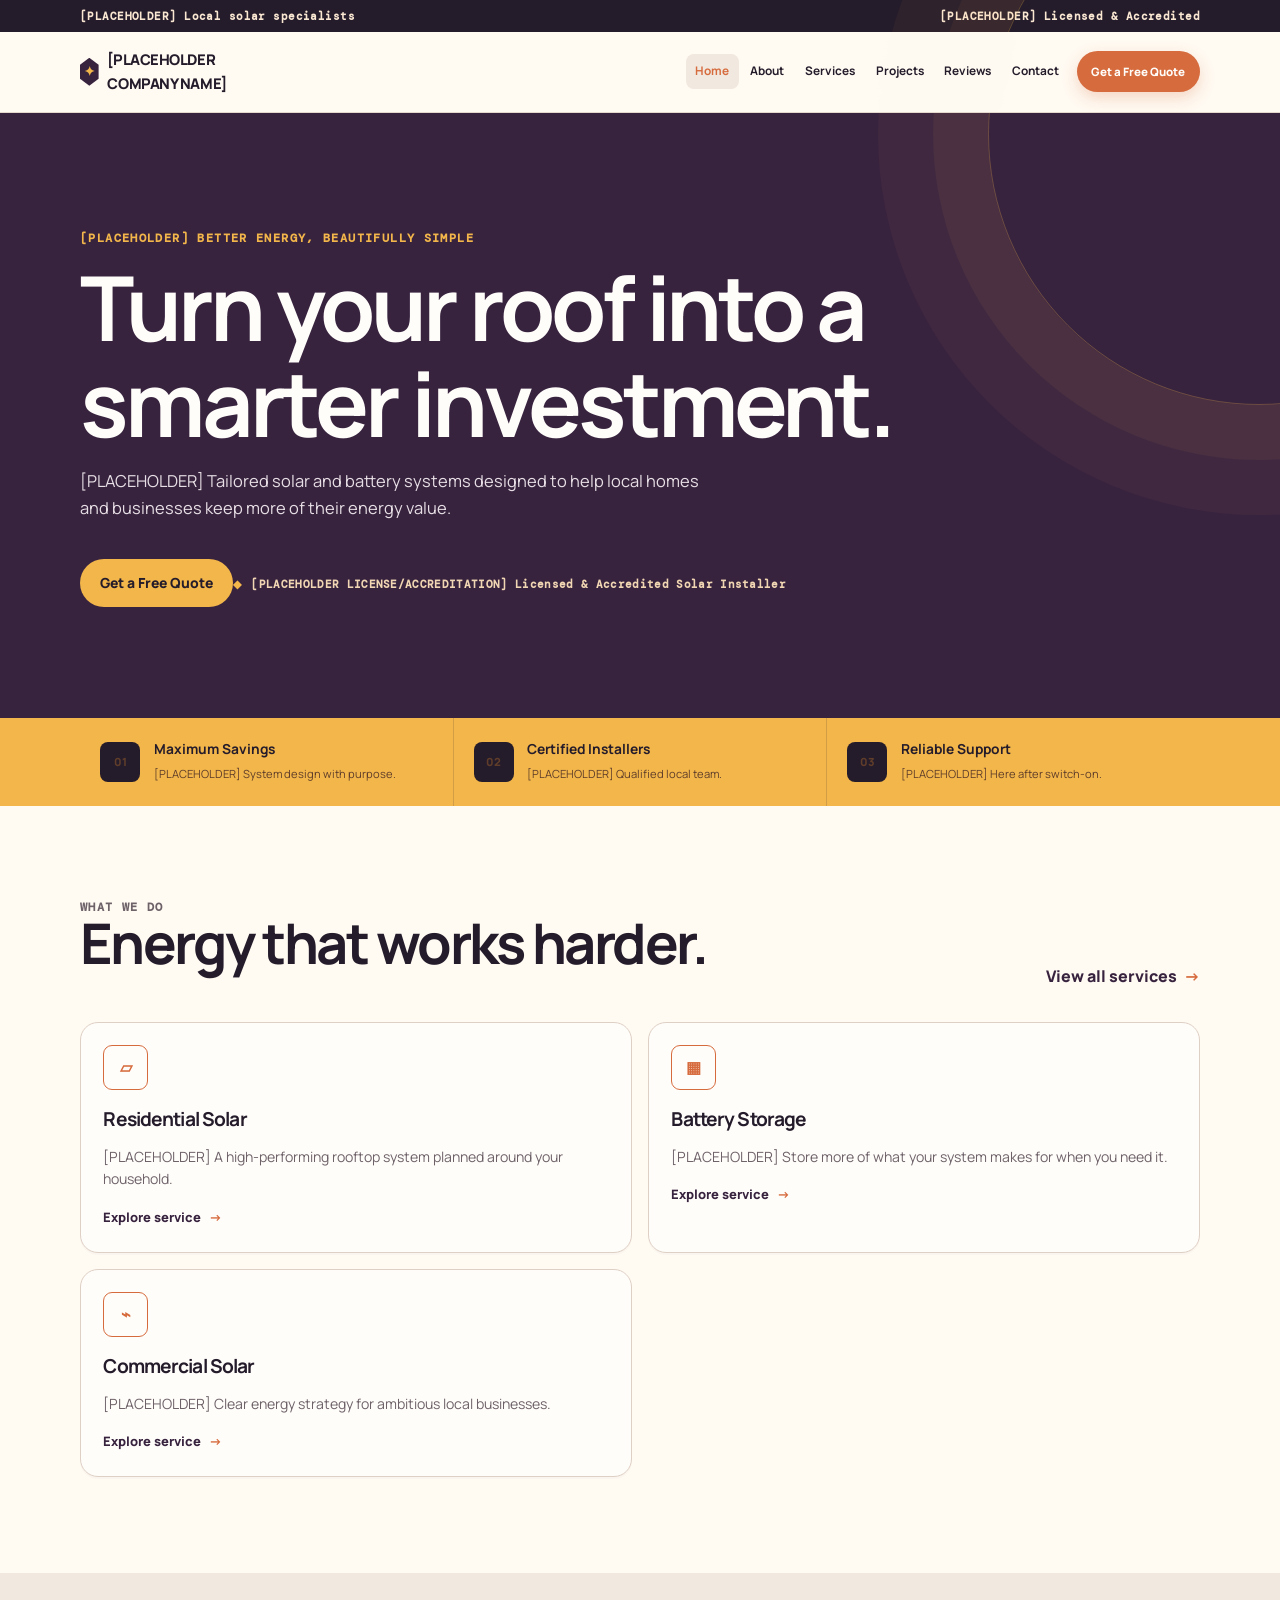
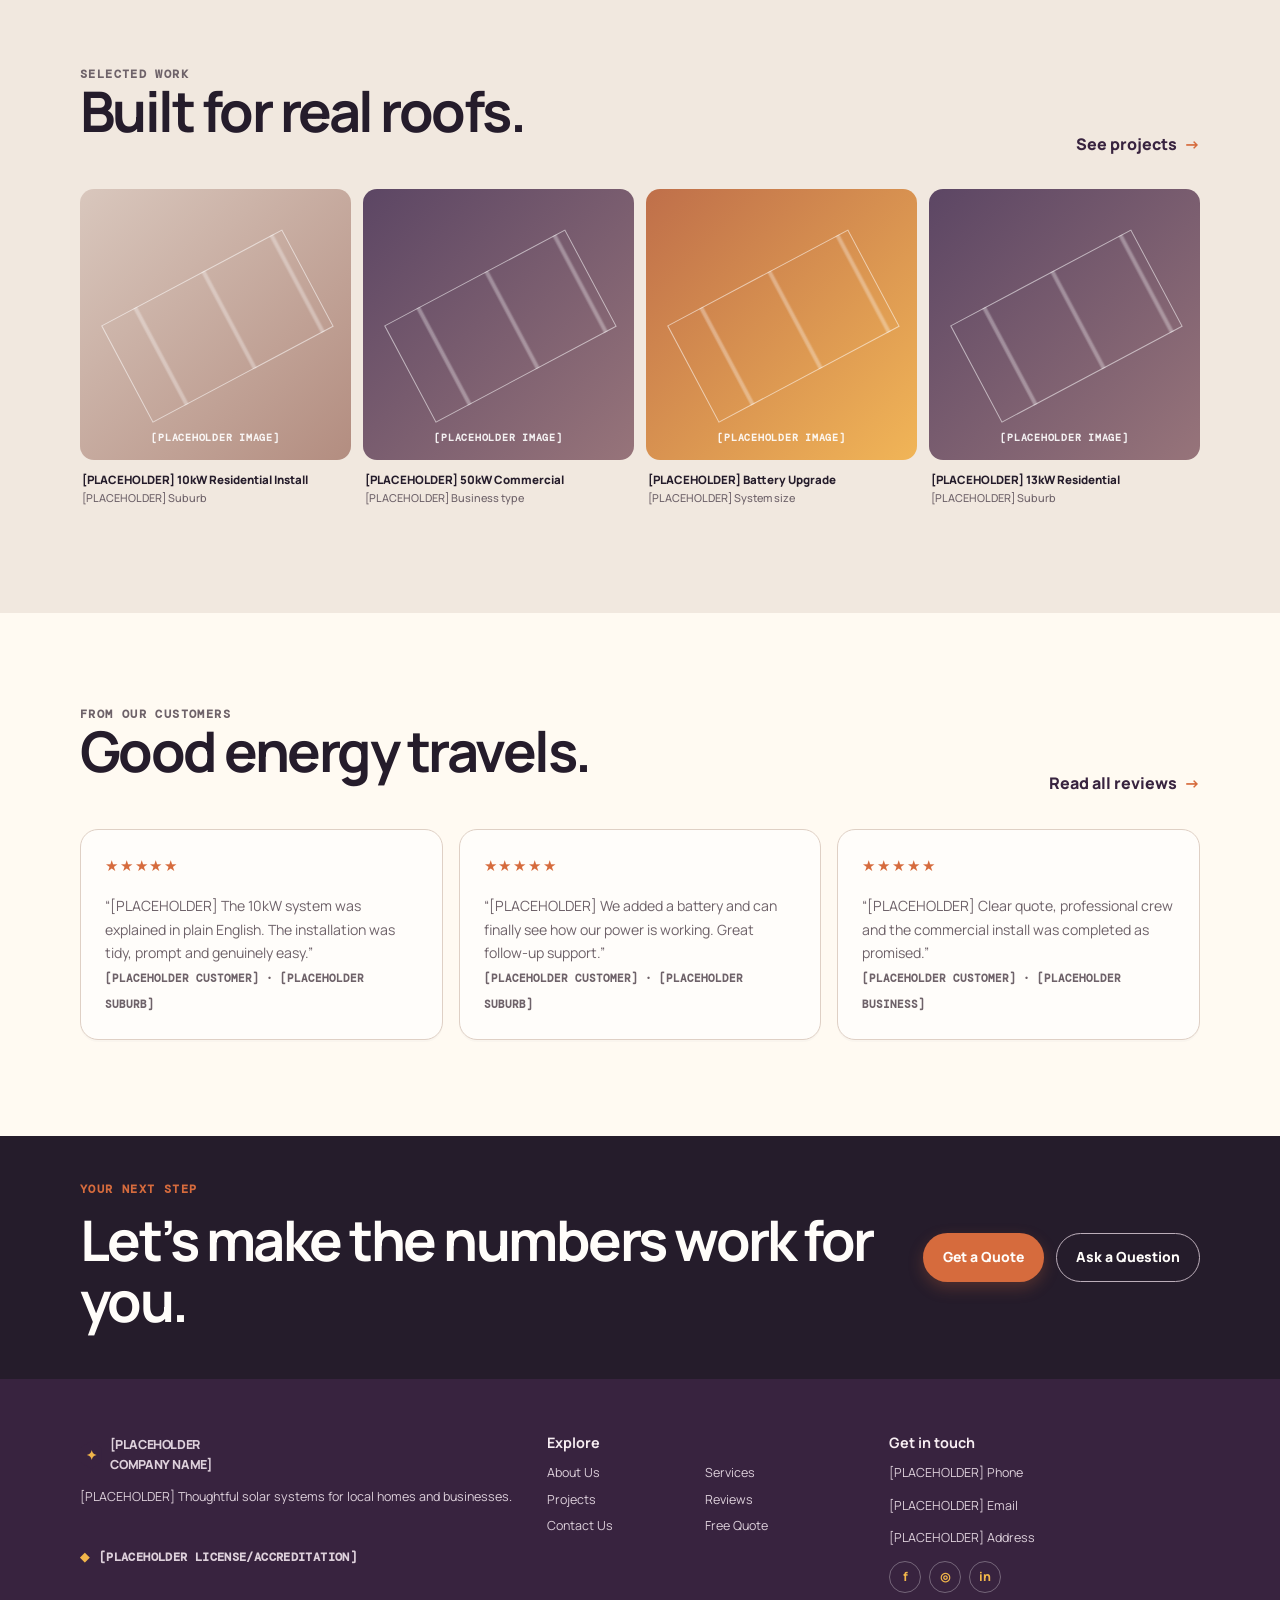
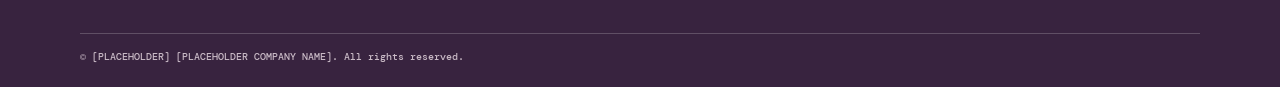
<file: index.html>
<!doctype html><html lang="en"><head><meta charset="utf-8"><meta name="viewport" content="width=device-width,initial-scale=1"><meta name="description" content="[PLACEHOLDER COMPANY NAME] solar solutions"><title>[PLACEHOLDER COMPANY NAME] | Solar made clear</title><link rel="stylesheet" href="css/styles.css"></head><body><div class="site-shell">
<div class="topline"><div class="container"><span>[PLACEHOLDER] Local solar specialists</span><span>[PLACEHOLDER] Licensed &amp; Accredited</span></div></div><header class="header"><div class="container header-row"><a class="logo" href="index.html"><span class="logo-mark">✦</span>[PLACEHOLDER COMPANY NAME]</a><button class="nav-toggle" aria-label="Open navigation" aria-expanded="false">MENU</button><nav class="nav" aria-label="Main navigation"><a class="active" href="index.html">Home</a><a href="about.html">About</a><a href="services.html">Services</a><a href="projects.html">Projects</a><a href="reviews.html">Reviews</a><a href="contact.html">Contact</a><a class="btn btn-primary" href="contact.html">Get a Free Quote</a></nav></div></header>
<main><section class="hero"><div class="container"><p class="eyebrow">[PLACEHOLDER] Better energy, beautifully simple</p><h1>Turn your roof into a smarter investment.</h1><p class="lead">[PLACEHOLDER] Tailored solar and battery systems designed to help local homes and businesses keep more of their energy value.</p><a class="btn btn-primary" href="contact.html">Get a Free Quote</a><p class="credential">[PLACEHOLDER LICENSE/ACCREDITATION] Licensed &amp; Accredited Solar Installer</p></div></section><section class="trust-row" aria-label="Why choose us"><div class="container trust-grid"><div class="trust-item"><span class="geo-icon">01</span><div><strong>Maximum Savings</strong><span>[PLACEHOLDER] System design with purpose.</span></div></div><div class="trust-item"><span class="geo-icon">02</span><div><strong>Certified Installers</strong><span>[PLACEHOLDER] Qualified local team.</span></div></div><div class="trust-item"><span class="geo-icon">03</span><div><strong>Reliable Support</strong><span>[PLACEHOLDER] Here after switch-on.</span></div></div></div></section>
<section class="section"><div class="container"><div class="section-heading"><div><p class="eyebrow">What we do</p><h2>Energy that works harder.</h2></div><a class="text-link" href="services.html">View all services</a></div><div class="card-grid"><article class="card"><div class="service-icon">▱</div><h3>Residential Solar</h3><p>[PLACEHOLDER] A high-performing rooftop system planned around your household.</p><a class="text-link" href="services.html">Explore service</a></article><article class="card"><div class="service-icon">▦</div><h3>Battery Storage</h3><p>[PLACEHOLDER] Store more of what your system makes for when you need it.</p><a class="text-link" href="services.html">Explore service</a></article><article class="card"><div class="service-icon">⌁</div><h3>Commercial Solar</h3><p>[PLACEHOLDER] Clear energy strategy for ambitious local businesses.</p><a class="text-link" href="services.html">Explore service</a></article></div></div></section>
<section class="section section-tint"><div class="container"><div class="section-heading"><div><p class="eyebrow">Selected work</p><h2>Built for real roofs.</h2></div><a class="text-link" href="projects.html">See projects</a></div><div class="project-grid"><a class="project-card" href="projects.html"><div class="placeholder-image" role="img" aria-label="Placeholder residential solar installation"></div><div class="project-caption">[PLACEHOLDER] 10kW Residential Install<span>[PLACEHOLDER] Suburb</span></div></a><a class="project-card" href="projects.html"><div class="placeholder-image" role="img" aria-label="Placeholder commercial solar installation"></div><div class="project-caption">[PLACEHOLDER] 50kW Commercial<span>[PLACEHOLDER] Business type</span></div></a><a class="project-card" href="projects.html"><div class="placeholder-image" role="img" aria-label="Placeholder battery system"></div><div class="project-caption">[PLACEHOLDER] Battery Upgrade<span>[PLACEHOLDER] System size</span></div></a><a class="project-card" href="projects.html"><div class="placeholder-image" role="img" aria-label="Placeholder solar installation"></div><div class="project-caption">[PLACEHOLDER] 13kW Residential<span>[PLACEHOLDER] Suburb</span></div></a></div></div></section>
<section class="section"><div class="container"><div class="section-heading"><div><p class="eyebrow">From our customers</p><h2>Good energy travels.</h2></div><a class="text-link" href="reviews.html">Read all reviews</a></div><div class="card-grid reviews-grid"><article class="card review-card"><div class="stars" aria-label="5 out of 5 stars">★★★★★</div><p class="quote">“[PLACEHOLDER] The 10kW system was explained in plain English. The installation was tidy, prompt and genuinely easy.”</p><span class="reviewer">[PLACEHOLDER CUSTOMER] · [PLACEHOLDER SUBURB]</span></article><article class="card review-card"><div class="stars" aria-label="5 out of 5 stars">★★★★★</div><p class="quote">“[PLACEHOLDER] We added a battery and can finally see how our power is working. Great follow-up support.”</p><span class="reviewer">[PLACEHOLDER CUSTOMER] · [PLACEHOLDER SUBURB]</span></article><article class="card review-card"><div class="stars" aria-label="5 out of 5 stars">★★★★★</div><p class="quote">“[PLACEHOLDER] Clear quote, professional crew and the commercial install was completed as promised.”</p><span class="reviewer">[PLACEHOLDER CUSTOMER] · [PLACEHOLDER BUSINESS]</span></article></div></div></section>
<section class="cta-band"><div class="container"><div><p class="eyebrow">Your next step</p><h2>Let’s make the numbers work for you.</h2></div><div class="cta-actions"><a class="btn btn-primary" href="contact.html">Get a Quote</a><a class="btn btn-secondary" href="contact.html">Ask a Question</a></div></div></section></main>
<footer class="footer"><div class="container footer-grid"><div><a class="logo" href="index.html"><span class="logo-mark">✦</span>[PLACEHOLDER COMPANY NAME]</a><p>[PLACEHOLDER] Thoughtful solar systems for local homes and businesses.</p><p class="credential">[PLACEHOLDER LICENSE/ACCREDITATION]</p></div><div><h3>Explore</h3><div class="footer-links"><a href="about.html">About Us</a><a href="services.html">Services</a><a href="projects.html">Projects</a><a href="reviews.html">Reviews</a><a href="contact.html">Contact Us</a><a href="contact.html">Free Quote</a></div></div><div><h3>Get in touch</h3><p>[PLACEHOLDER] Phone</p><p>[PLACEHOLDER] Email</p><p>[PLACEHOLDER] Address</p><div class="socials" aria-label="Social media"><a href="#" aria-label="Facebook">f</a><a href="#" aria-label="Instagram">◎</a><a href="#" aria-label="LinkedIn">in</a></div></div></div><div class="container footer-bottom">© [PLACEHOLDER] [PLACEHOLDER COMPANY NAME]. All rights reserved.</div></footer></div><script src="js/script.js"></script></body></html>
</file>
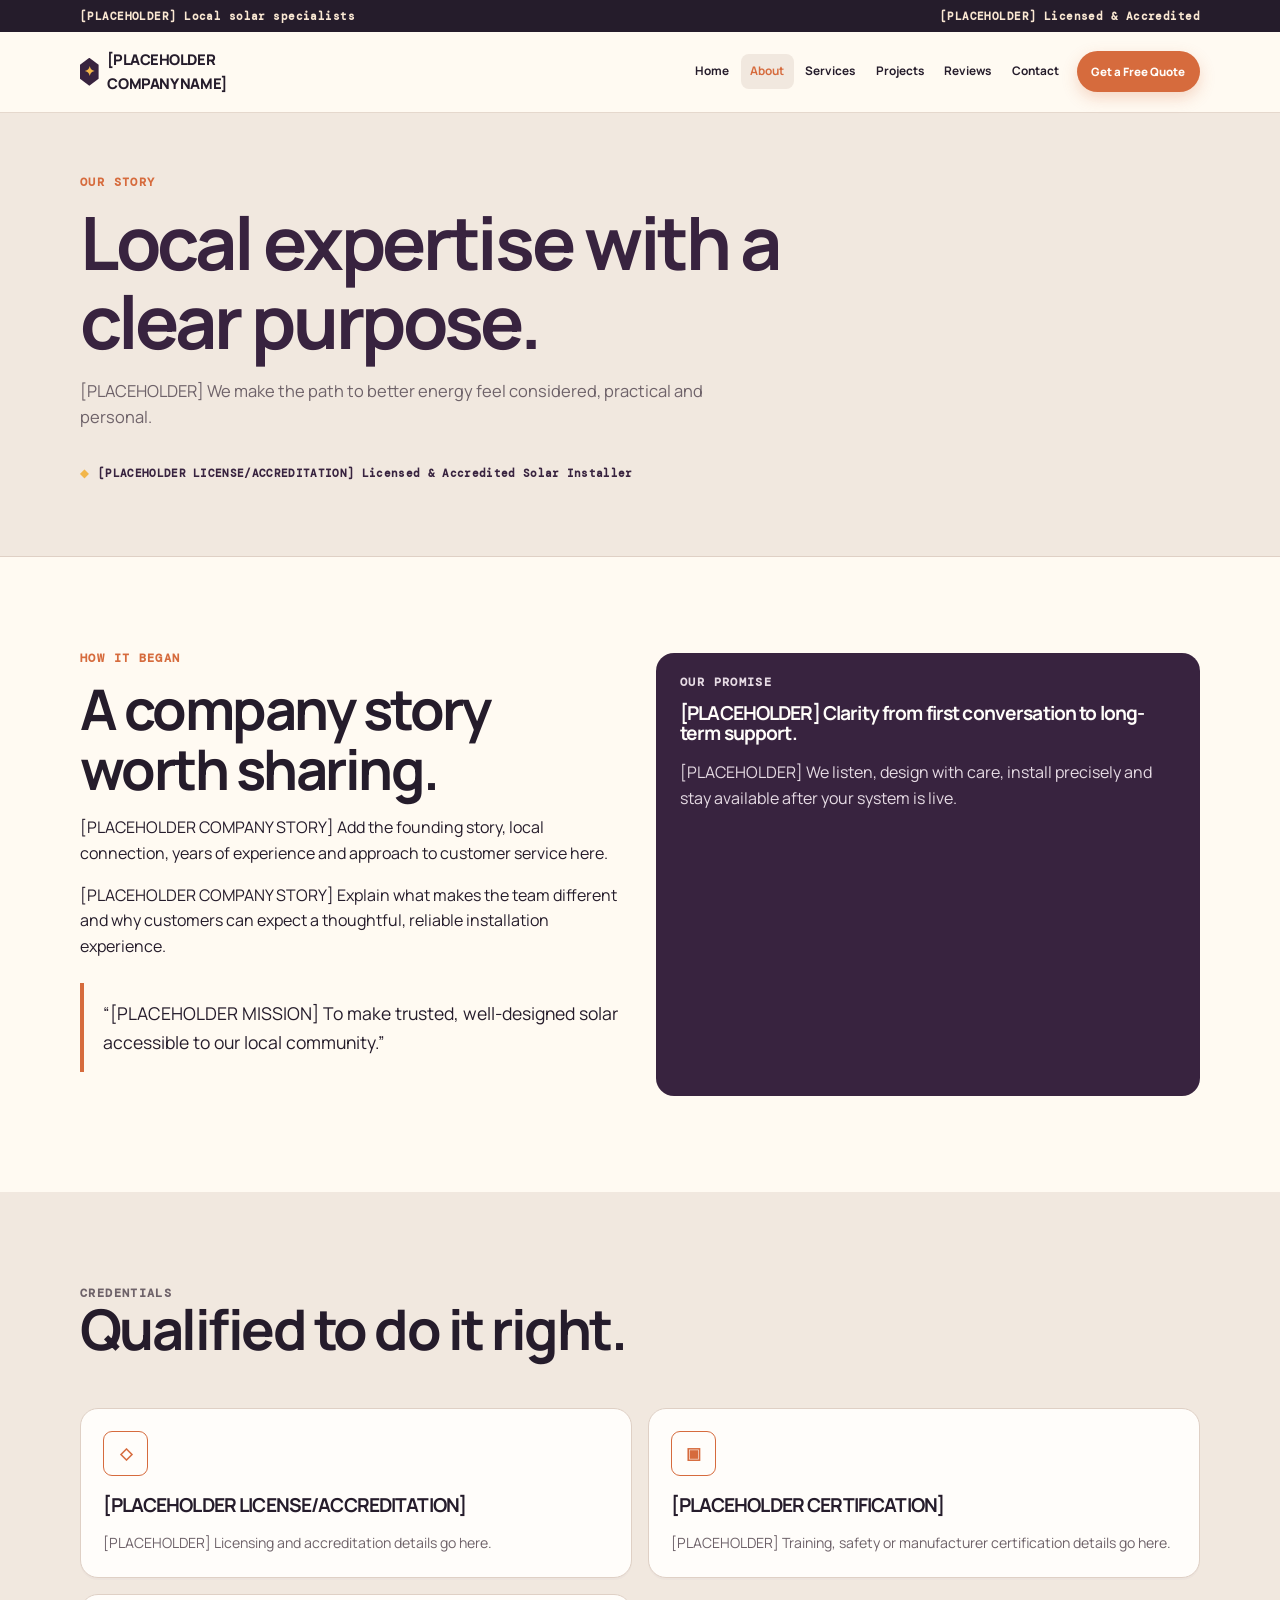
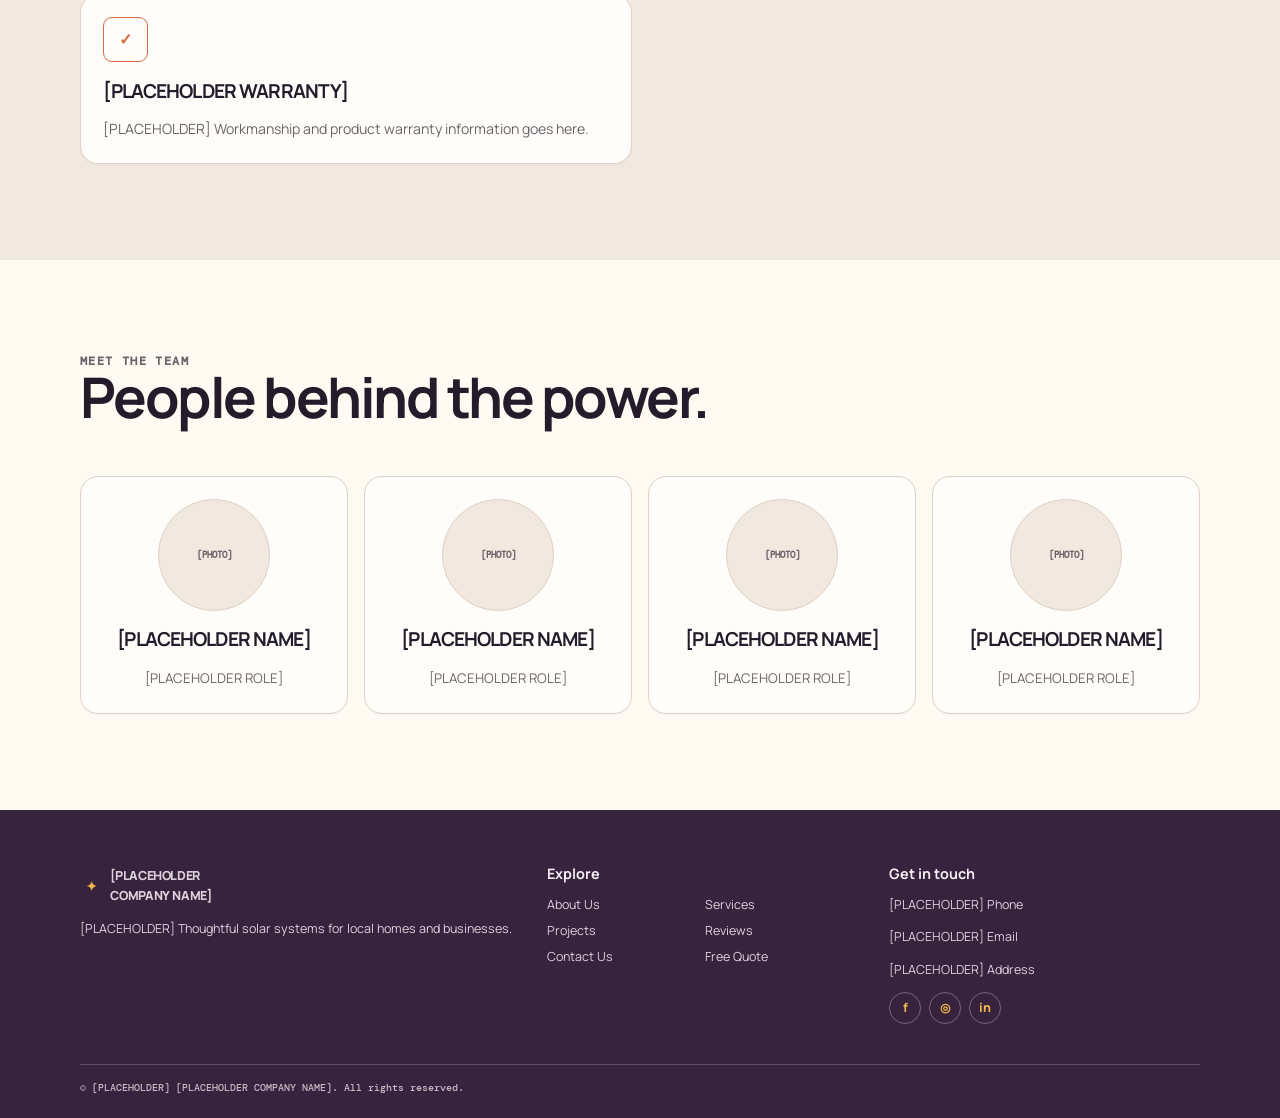
<file: about.html>
<!doctype html><html lang="en"><head><meta charset="utf-8"><meta name="viewport" content="width=device-width,initial-scale=1"><title>About | [PLACEHOLDER COMPANY NAME]</title><link rel="stylesheet" href="css/styles.css"></head><body><div class="site-shell"><div class="topline"><div class="container"><span>[PLACEHOLDER] Local solar specialists</span><span>[PLACEHOLDER] Licensed &amp; Accredited</span></div></div><header class="header"><div class="container header-row"><a class="logo" href="index.html"><span class="logo-mark">✦</span>[PLACEHOLDER COMPANY NAME]</a><button class="nav-toggle" aria-label="Open navigation" aria-expanded="false">MENU</button><nav class="nav" aria-label="Main navigation"><a href="index.html">Home</a><a class="active" href="about.html">About</a><a href="services.html">Services</a><a href="projects.html">Projects</a><a href="reviews.html">Reviews</a><a href="contact.html">Contact</a><a class="btn btn-primary" href="contact.html">Get a Free Quote</a></nav></div></header><main><section class="page-hero"><div class="container"><p class="eyebrow">Our story</p><h1>Local expertise with a clear purpose.</h1><p class="lead">[PLACEHOLDER] We make the path to better energy feel considered, practical and personal.</p><p class="credential">[PLACEHOLDER LICENSE/ACCREDITATION] Licensed &amp; Accredited Solar Installer</p></div></section><section class="section"><div class="container split"><div><p class="eyebrow">How it began</p><h2>A company story worth sharing.</h2><p>[PLACEHOLDER COMPANY STORY] Add the founding story, local connection, years of experience and approach to customer service here.</p><p>[PLACEHOLDER COMPANY STORY] Explain what makes the team different and why customers can expect a thoughtful, reliable installation experience.</p><div class="mission">“[PLACEHOLDER MISSION] To make trusted, well-designed solar accessible to our local community.”</div></div><aside class="story-block"><p class="eyebrow">Our promise</p><h3>[PLACEHOLDER] Clarity from first conversation to long-term support.</h3><p>[PLACEHOLDER] We listen, design with care, install precisely and stay available after your system is live.</p></aside></div></section><section class="section section-tint"><div class="container"><div class="section-heading"><div><p class="eyebrow">Credentials</p><h2>Qualified to do it right.</h2></div></div><div class="card-grid"><article class="card"><div class="service-icon">◇</div><h3>[PLACEHOLDER LICENSE/ACCREDITATION]</h3><p>[PLACEHOLDER] Licensing and accreditation details go here.</p></article><article class="card"><div class="service-icon">▣</div><h3>[PLACEHOLDER CERTIFICATION]</h3><p>[PLACEHOLDER] Training, safety or manufacturer certification details go here.</p></article><article class="card"><div class="service-icon">✓</div><h3>[PLACEHOLDER WARRANTY]</h3><p>[PLACEHOLDER] Workmanship and product warranty information goes here.</p></article></div></div></section><section class="section"><div class="container"><div class="section-heading"><div><p class="eyebrow">Meet the team</p><h2>People behind the power.</h2></div></div><div class="card-grid team-grid"><article class="card team-card"><div class="team-photo">[PHOTO]</div><h3>[PLACEHOLDER NAME]</h3><small>[PLACEHOLDER ROLE]</small></article><article class="card team-card"><div class="team-photo">[PHOTO]</div><h3>[PLACEHOLDER NAME]</h3><small>[PLACEHOLDER ROLE]</small></article><article class="card team-card"><div class="team-photo">[PHOTO]</div><h3>[PLACEHOLDER NAME]</h3><small>[PLACEHOLDER ROLE]</small></article><article class="card team-card"><div class="team-photo">[PHOTO]</div><h3>[PLACEHOLDER NAME]</h3><small>[PLACEHOLDER ROLE]</small></article></div></div></section></main><footer class="footer"><div class="container footer-grid"><div><a class="logo" href="index.html"><span class="logo-mark">✦</span>[PLACEHOLDER COMPANY NAME]</a><p>[PLACEHOLDER] Thoughtful solar systems for local homes and businesses.</p></div><div><h3>Explore</h3><div class="footer-links"><a href="about.html">About Us</a><a href="services.html">Services</a><a href="projects.html">Projects</a><a href="reviews.html">Reviews</a><a href="contact.html">Contact Us</a><a href="contact.html">Free Quote</a></div></div><div><h3>Get in touch</h3><p>[PLACEHOLDER] Phone</p><p>[PLACEHOLDER] Email</p><p>[PLACEHOLDER] Address</p><div class="socials"><a href="#" aria-label="Facebook">f</a><a href="#" aria-label="Instagram">◎</a><a href="#" aria-label="LinkedIn">in</a></div></div></div><div class="container footer-bottom">© [PLACEHOLDER] [PLACEHOLDER COMPANY NAME]. All rights reserved.</div></footer></div><script src="js/script.js"></script></body></html>
</file>
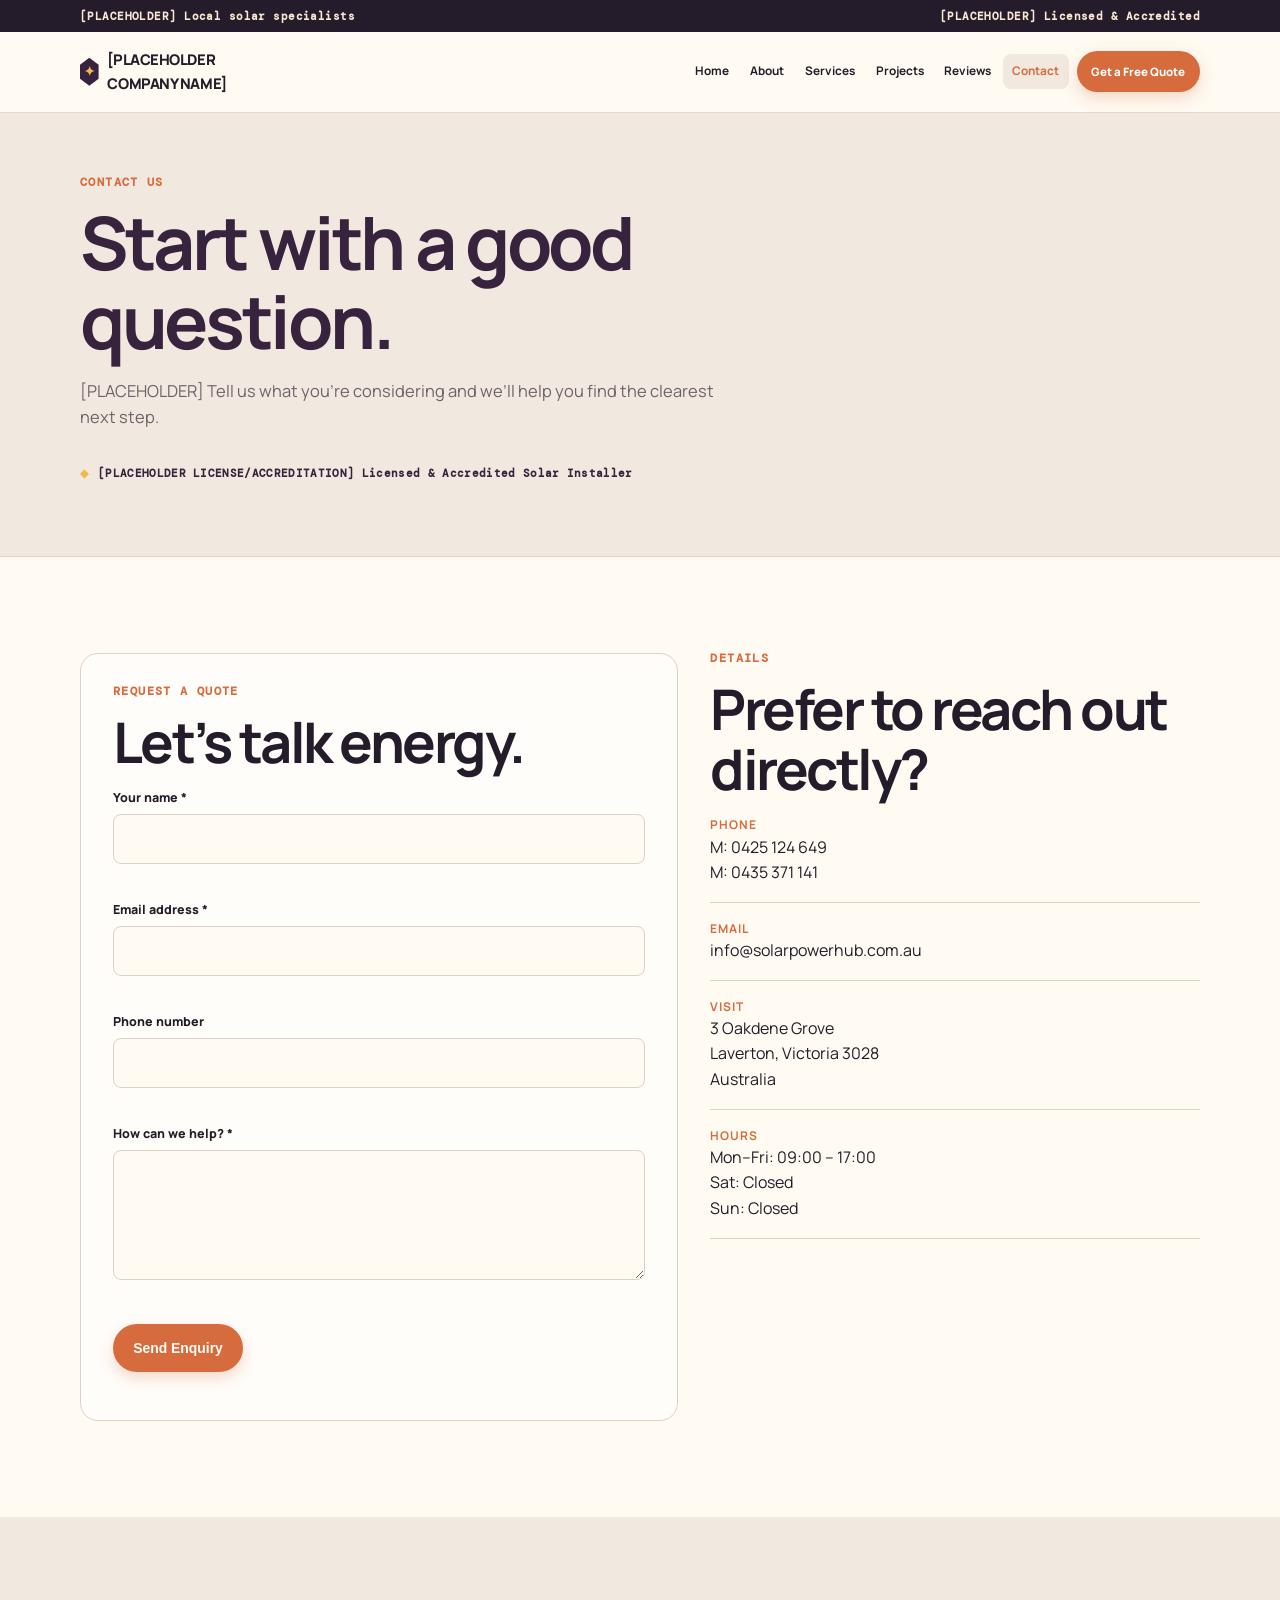
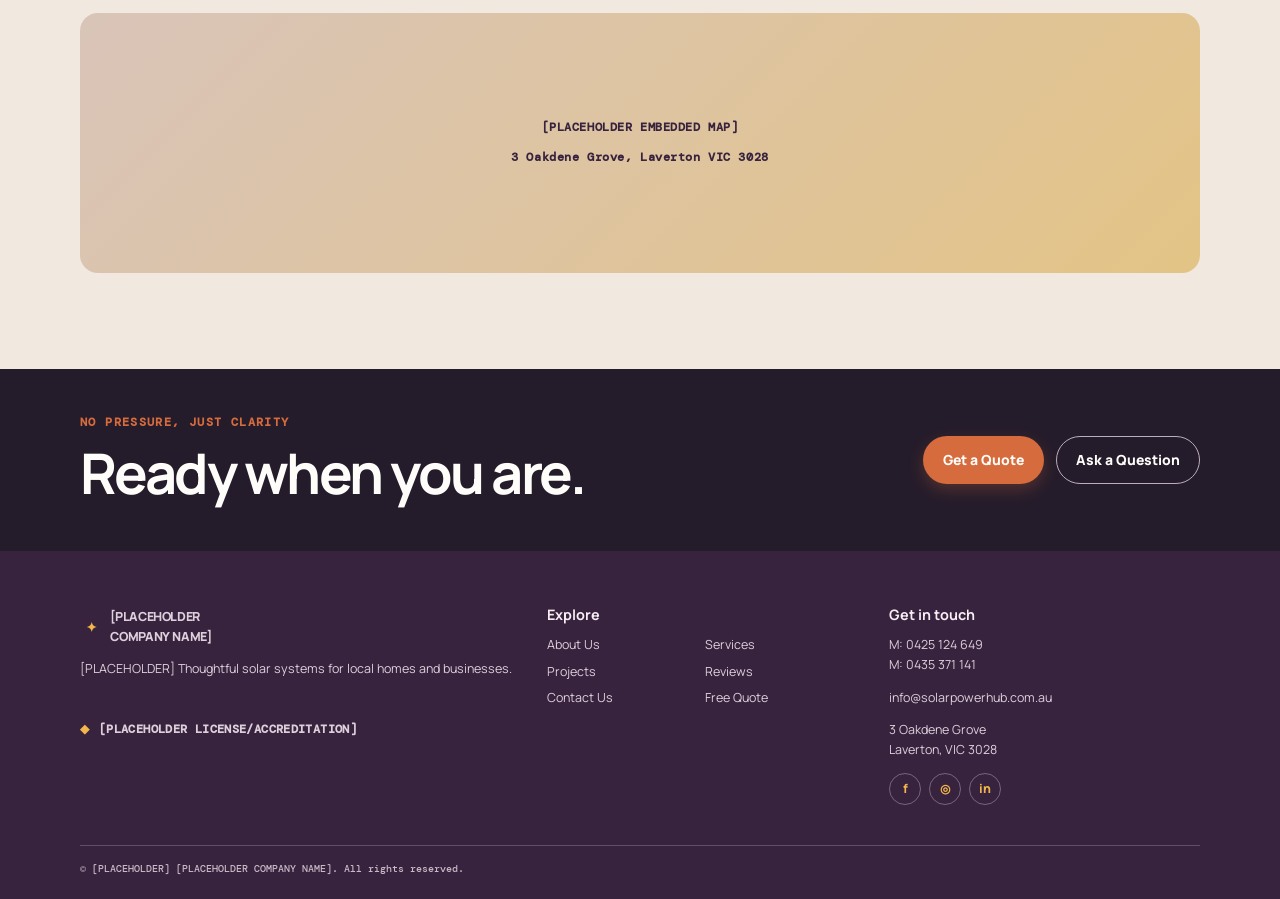
<file: contact.html>
<!doctype html><html lang="en"><head><meta charset="utf-8"><meta name="viewport" content="width=device-width,initial-scale=1"><title>Contact | [PLACEHOLDER COMPANY NAME]</title><link rel="stylesheet" href="css/styles.css"></head><body><div class="site-shell"><div class="topline"><div class="container"><span>[PLACEHOLDER] Local solar specialists</span><span>[PLACEHOLDER] Licensed &amp; Accredited</span></div></div><header class="header"><div class="container header-row"><a class="logo" href="index.html"><span class="logo-mark">✦</span>[PLACEHOLDER COMPANY NAME]</a><button class="nav-toggle" aria-label="Open navigation" aria-expanded="false">MENU</button><nav class="nav" aria-label="Main navigation"><a href="index.html">Home</a><a href="about.html">About</a><a href="services.html">Services</a><a href="projects.html">Projects</a><a href="reviews.html">Reviews</a><a class="active" href="contact.html">Contact</a><a class="btn btn-primary" href="contact.html">Get a Free Quote</a></nav></div></header><main><section class="page-hero"><div class="container"><p class="eyebrow">Contact us</p><h1>Start with a good question.</h1><p class="lead">[PLACEHOLDER] Tell us what you’re considering and we’ll help you find the clearest next step.</p><p class="credential">[PLACEHOLDER LICENSE/ACCREDITATION] Licensed &amp; Accredited Solar Installer</p></div></section><section class="section"><div class="container split contact-layout"><div class="form-wrap"><p class="eyebrow">Request a quote</p><h2>Let’s talk energy.</h2><form id="contact-form" novalidate><div class="field"><label for="name">Your name *</label><input id="name" name="name" required autocomplete="name"><span class="error" aria-live="polite"></span></div><div class="field"><label for="email">Email address *</label><input id="email" name="email" type="email" required autocomplete="email"><span class="error" aria-live="polite"></span></div><div class="field"><label for="phone">Phone number</label><input id="phone" name="phone" type="tel" autocomplete="tel"><span class="error" aria-live="polite"></span></div><div class="field"><label for="message">How can we help? *</label><textarea id="message" name="message" required></textarea><span class="error" aria-live="polite"></span></div><button class="btn btn-primary" type="submit">Send Enquiry</button><p class="form-status" aria-live="polite"></p></form></div><aside><p class="eyebrow">Details</p><h2>Prefer to reach out directly?</h2><div class="contact-details"><div class="contact-detail"><strong>Phone</strong><a href="tel:+61425124649">M: 0425 124 649</a><br><a href="tel:+61435371141">M: 0435 371 141</a></div><div class="contact-detail"><strong>Email</strong><a href="mailto:info@solarpowerhub.com.au">info@solarpowerhub.com.au</a></div><div class="contact-detail"><strong>Visit</strong>3 Oakdene Grove<br>Laverton, Victoria 3028<br>Australia</div><div class="contact-detail"><strong>Hours</strong>Mon–Fri: 09:00 – 17:00<br>Sat: Closed<br>Sun: Closed</div></div></aside></div></section><section class="section section-tint"><div class="container"><div class="map-placeholder" role="img" aria-label="Placeholder for embedded location map">[PLACEHOLDER EMBEDDED MAP]<br><br>3 Oakdene Grove, Laverton VIC 3028</div></div></section><section class="cta-band"><div class="container"><div><p class="eyebrow">No pressure, just clarity</p><h2>Ready when you are.</h2></div><div class="cta-actions"><a class="btn btn-primary" href="#contact-form">Get a Quote</a><a class="btn btn-secondary" href="mailto:info@solarpowerhub.com.au">Ask a Question</a></div></div></section></main><footer class="footer"><div class="container footer-grid"><div><a class="logo" href="index.html"><span class="logo-mark">✦</span>[PLACEHOLDER COMPANY NAME]</a><p>[PLACEHOLDER] Thoughtful solar systems for local homes and businesses.</p><p class="credential">[PLACEHOLDER LICENSE/ACCREDITATION]</p></div><div><h3>Explore</h3><div class="footer-links"><a href="about.html">About Us</a><a href="services.html">Services</a><a href="projects.html">Projects</a><a href="reviews.html">Reviews</a><a href="contact.html">Contact Us</a><a href="contact.html">Free Quote</a></div></div><div><h3>Get in touch</h3><p><a href="tel:+61425124649">M: 0425 124 649</a><br><a href="tel:+61435371141">M: 0435 371 141</a></p><p><a href="mailto:info@solarpowerhub.com.au">info@solarpowerhub.com.au</a></p><p>3 Oakdene Grove<br>Laverton, VIC 3028</p><div class="socials"><a href="#" aria-label="Facebook">f</a><a href="#" aria-label="Instagram">◎</a><a href="#" aria-label="LinkedIn">in</a></div></div></div><div class="container footer-bottom">© [PLACEHOLDER] [PLACEHOLDER COMPANY NAME]. All rights reserved.</div></footer></div><script src="js/script.js"></script></body></html>
</file>
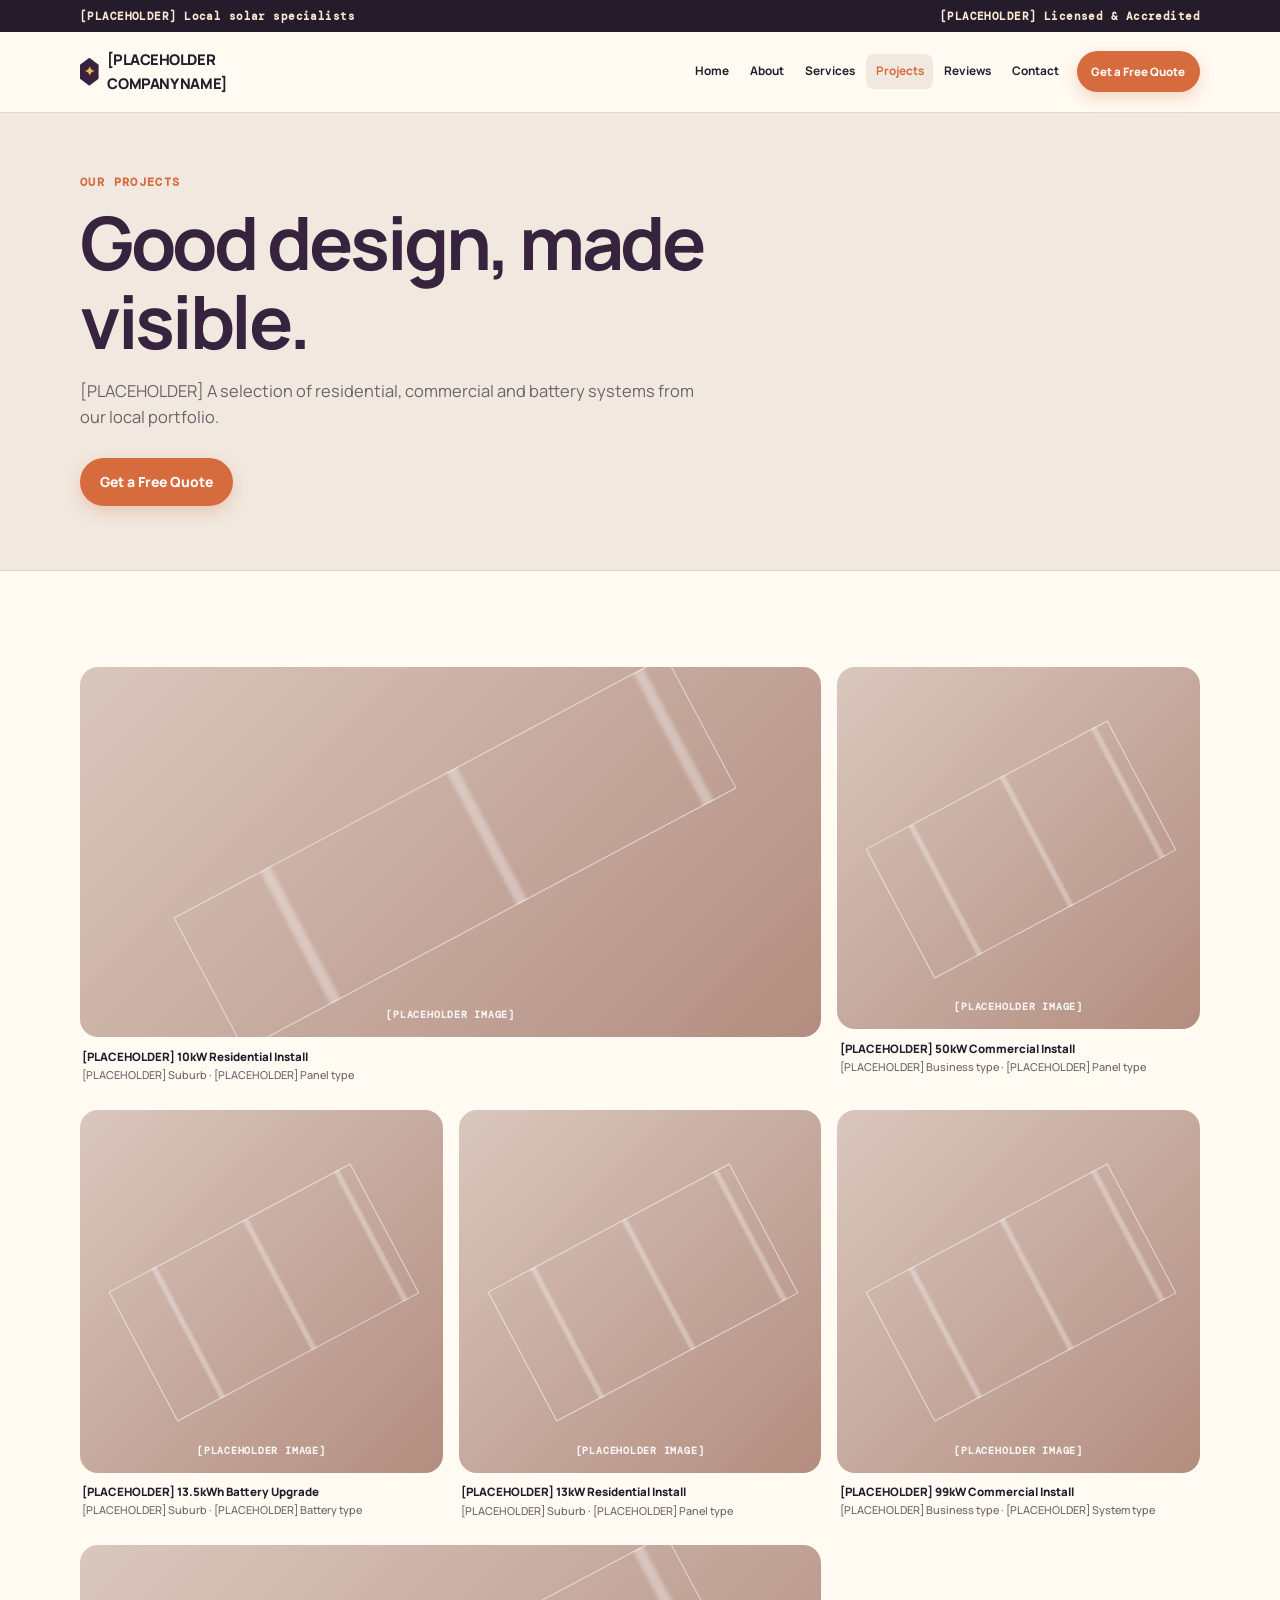
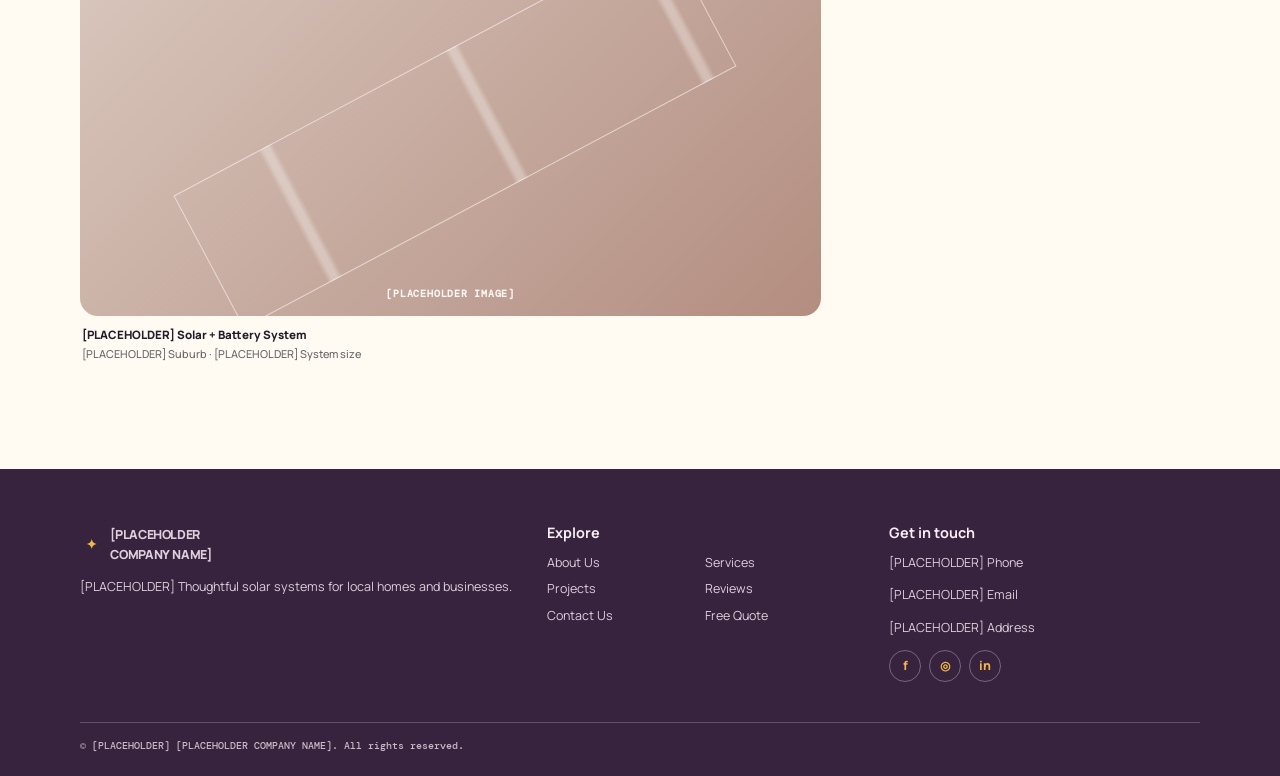
<file: projects.html>
<!doctype html><html lang="en"><head><meta charset="utf-8"><meta name="viewport" content="width=device-width,initial-scale=1"><title>Projects | [PLACEHOLDER COMPANY NAME]</title><link rel="stylesheet" href="css/styles.css"></head><body><div class="site-shell"><div class="topline"><div class="container"><span>[PLACEHOLDER] Local solar specialists</span><span>[PLACEHOLDER] Licensed &amp; Accredited</span></div></div><header class="header"><div class="container header-row"><a class="logo" href="index.html"><span class="logo-mark">✦</span>[PLACEHOLDER COMPANY NAME]</a><button class="nav-toggle" aria-label="Open navigation" aria-expanded="false">MENU</button><nav class="nav" aria-label="Main navigation"><a href="index.html">Home</a><a href="about.html">About</a><a href="services.html">Services</a><a class="active" href="projects.html">Projects</a><a href="reviews.html">Reviews</a><a href="contact.html">Contact</a><a class="btn btn-primary" href="contact.html">Get a Free Quote</a></nav></div></header><main><section class="page-hero"><div class="container"><p class="eyebrow">Our projects</p><h1>Good design, made visible.</h1><p class="lead">[PLACEHOLDER] A selection of residential, commercial and battery systems from our local portfolio.</p><a class="btn btn-primary" href="contact.html">Get a Free Quote</a></div></section><section class="section"><div class="container"><div class="gallery"><article class="gallery-item"><div class="placeholder-image" role="img" aria-label="Placeholder image for 10 kilowatt residential installation"></div><div class="project-caption">[PLACEHOLDER] 10kW Residential Install<span>[PLACEHOLDER] Suburb · [PLACEHOLDER] Panel type</span></div></article><article class="gallery-item"><div class="placeholder-image" role="img" aria-label="Placeholder image for commercial solar installation"></div><div class="project-caption">[PLACEHOLDER] 50kW Commercial Install<span>[PLACEHOLDER] Business type · [PLACEHOLDER] Panel type</span></div></article><article class="gallery-item"><div class="placeholder-image" role="img" aria-label="Placeholder image for battery storage project"></div><div class="project-caption">[PLACEHOLDER] 13.5kWh Battery Upgrade<span>[PLACEHOLDER] Suburb · [PLACEHOLDER] Battery type</span></div></article><article class="gallery-item"><div class="placeholder-image" role="img" aria-label="Placeholder image for residential solar installation"></div><div class="project-caption">[PLACEHOLDER] 13kW Residential Install<span>[PLACEHOLDER] Suburb · [PLACEHOLDER] Panel type</span></div></article><article class="gallery-item"><div class="placeholder-image" role="img" aria-label="Placeholder image for commercial solar project"></div><div class="project-caption">[PLACEHOLDER] 99kW Commercial Install<span>[PLACEHOLDER] Business type · [PLACEHOLDER] System type</span></div></article><article class="gallery-item"><div class="placeholder-image" role="img" aria-label="Placeholder image for solar and battery system"></div><div class="project-caption">[PLACEHOLDER] Solar + Battery System<span>[PLACEHOLDER] Suburb · [PLACEHOLDER] System size</span></div></article></div></div></section></main><footer class="footer"><div class="container footer-grid"><div><a class="logo" href="index.html"><span class="logo-mark">✦</span>[PLACEHOLDER COMPANY NAME]</a><p>[PLACEHOLDER] Thoughtful solar systems for local homes and businesses.</p></div><div><h3>Explore</h3><div class="footer-links"><a href="about.html">About Us</a><a href="services.html">Services</a><a href="projects.html">Projects</a><a href="reviews.html">Reviews</a><a href="contact.html">Contact Us</a><a href="contact.html">Free Quote</a></div></div><div><h3>Get in touch</h3><p>[PLACEHOLDER] Phone</p><p>[PLACEHOLDER] Email</p><p>[PLACEHOLDER] Address</p><div class="socials"><a href="#" aria-label="Facebook">f</a><a href="#" aria-label="Instagram">◎</a><a href="#" aria-label="LinkedIn">in</a></div></div></div><div class="container footer-bottom">© [PLACEHOLDER] [PLACEHOLDER COMPANY NAME]. All rights reserved.</div></footer></div><script src="js/script.js"></script></body></html>
</file>
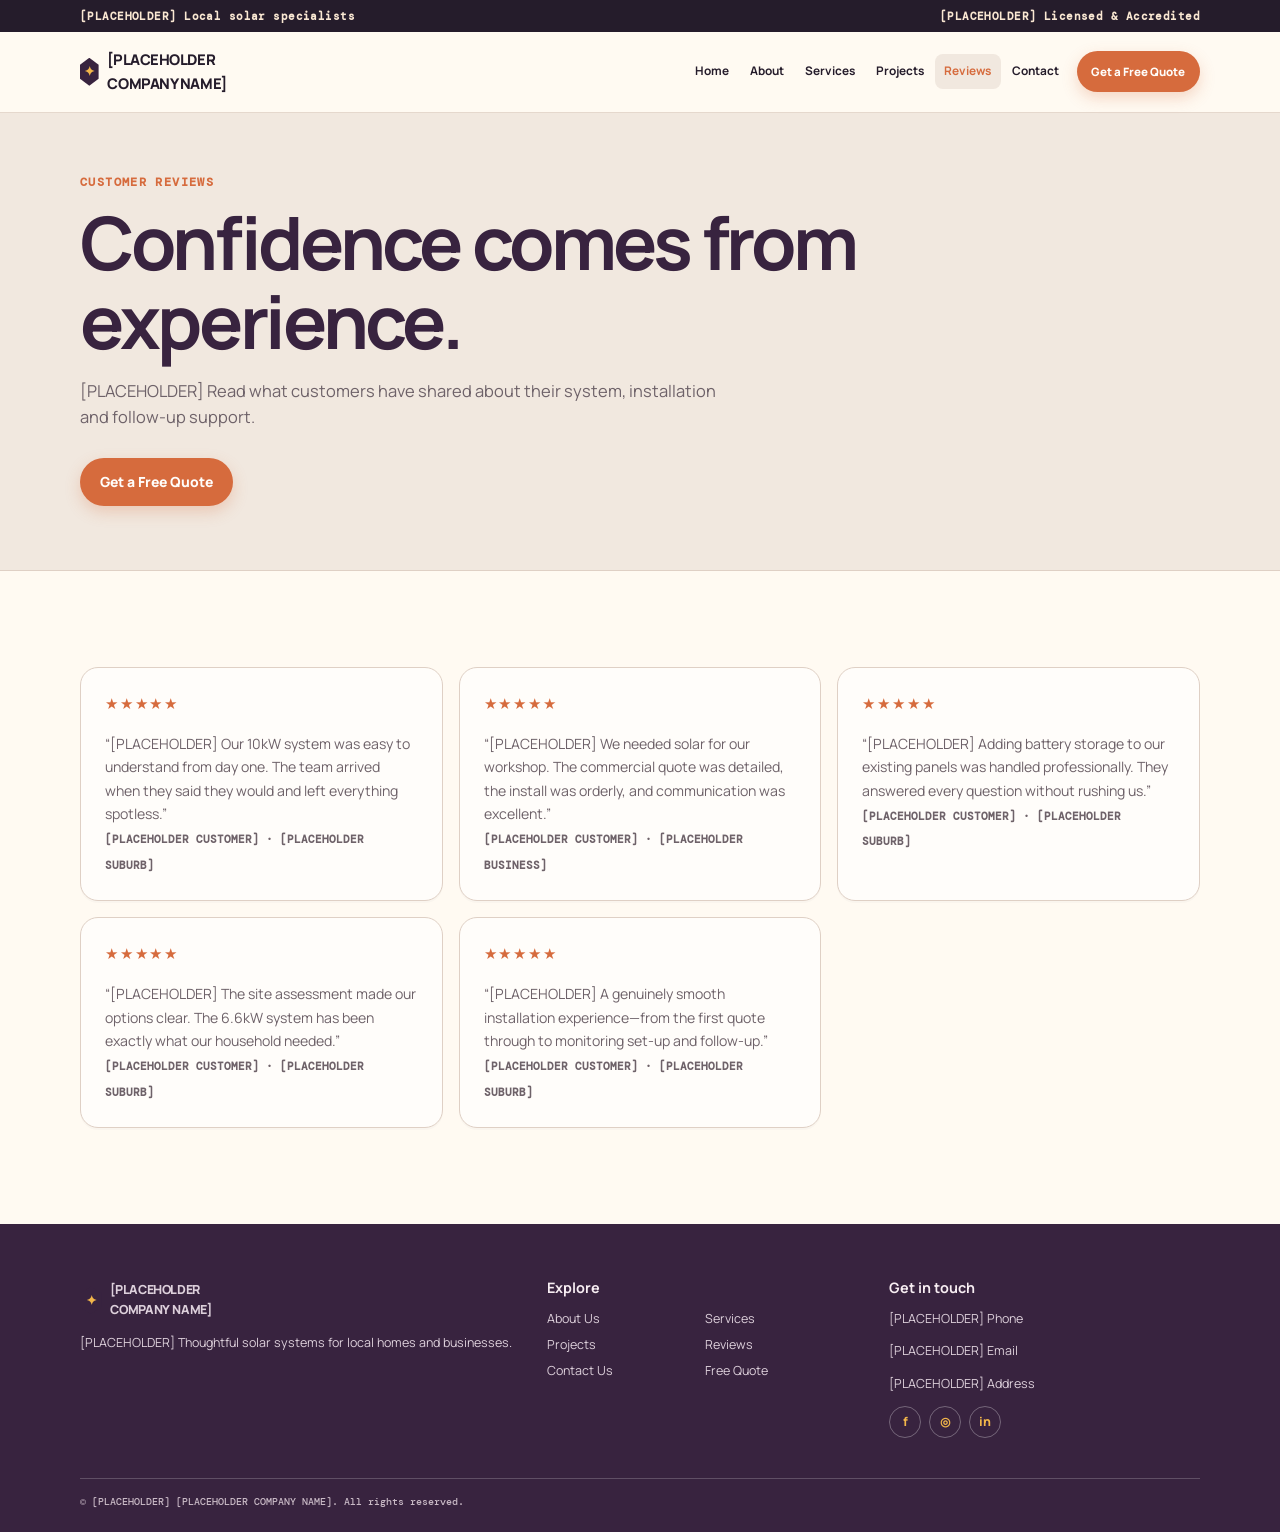
<file: reviews.html>
<!doctype html><html lang="en"><head><meta charset="utf-8"><meta name="viewport" content="width=device-width,initial-scale=1"><title>Reviews | [PLACEHOLDER COMPANY NAME]</title><link rel="stylesheet" href="css/styles.css"></head><body><div class="site-shell"><div class="topline"><div class="container"><span>[PLACEHOLDER] Local solar specialists</span><span>[PLACEHOLDER] Licensed &amp; Accredited</span></div></div><header class="header"><div class="container header-row"><a class="logo" href="index.html"><span class="logo-mark">✦</span>[PLACEHOLDER COMPANY NAME]</a><button class="nav-toggle" aria-label="Open navigation" aria-expanded="false">MENU</button><nav class="nav" aria-label="Main navigation"><a href="index.html">Home</a><a href="about.html">About</a><a href="services.html">Services</a><a href="projects.html">Projects</a><a class="active" href="reviews.html">Reviews</a><a href="contact.html">Contact</a><a class="btn btn-primary" href="contact.html">Get a Free Quote</a></nav></div></header><main><section class="page-hero"><div class="container"><p class="eyebrow">Customer reviews</p><h1>Confidence comes from experience.</h1><p class="lead">[PLACEHOLDER] Read what customers have shared about their system, installation and follow-up support.</p><a class="btn btn-primary" href="contact.html">Get a Free Quote</a></div></section><section class="section"><div class="container"><div class="card-grid reviews-grid"><article class="card review-card"><div class="stars" aria-label="5 out of 5 stars">★★★★★</div><p class="quote">“[PLACEHOLDER] Our 10kW system was easy to understand from day one. The team arrived when they said they would and left everything spotless.”</p><span class="reviewer">[PLACEHOLDER CUSTOMER] · [PLACEHOLDER SUBURB]</span></article><article class="card review-card"><div class="stars" aria-label="5 out of 5 stars">★★★★★</div><p class="quote">“[PLACEHOLDER] We needed solar for our workshop. The commercial quote was detailed, the install was orderly, and communication was excellent.”</p><span class="reviewer">[PLACEHOLDER CUSTOMER] · [PLACEHOLDER BUSINESS]</span></article><article class="card review-card"><div class="stars" aria-label="5 out of 5 stars">★★★★★</div><p class="quote">“[PLACEHOLDER] Adding battery storage to our existing panels was handled professionally. They answered every question without rushing us.”</p><span class="reviewer">[PLACEHOLDER CUSTOMER] · [PLACEHOLDER SUBURB]</span></article><article class="card review-card"><div class="stars" aria-label="5 out of 5 stars">★★★★★</div><p class="quote">“[PLACEHOLDER] The site assessment made our options clear. The 6.6kW system has been exactly what our household needed.”</p><span class="reviewer">[PLACEHOLDER CUSTOMER] · [PLACEHOLDER SUBURB]</span></article><article class="card review-card"><div class="stars" aria-label="5 out of 5 stars">★★★★★</div><p class="quote">“[PLACEHOLDER] A genuinely smooth installation experience—from the first quote through to monitoring set-up and follow-up.”</p><span class="reviewer">[PLACEHOLDER CUSTOMER] · [PLACEHOLDER SUBURB]</span></article></div></div></section></main><footer class="footer"><div class="container footer-grid"><div><a class="logo" href="index.html"><span class="logo-mark">✦</span>[PLACEHOLDER COMPANY NAME]</a><p>[PLACEHOLDER] Thoughtful solar systems for local homes and businesses.</p></div><div><h3>Explore</h3><div class="footer-links"><a href="about.html">About Us</a><a href="services.html">Services</a><a href="projects.html">Projects</a><a href="reviews.html">Reviews</a><a href="contact.html">Contact Us</a><a href="contact.html">Free Quote</a></div></div><div><h3>Get in touch</h3><p>[PLACEHOLDER] Phone</p><p>[PLACEHOLDER] Email</p><p>[PLACEHOLDER] Address</p><div class="socials"><a href="#" aria-label="Facebook">f</a><a href="#" aria-label="Instagram">◎</a><a href="#" aria-label="LinkedIn">in</a></div></div></div><div class="container footer-bottom">© [PLACEHOLDER] [PLACEHOLDER COMPANY NAME]. All rights reserved.</div></footer></div><script src="js/script.js"></script></body></html>
</file>
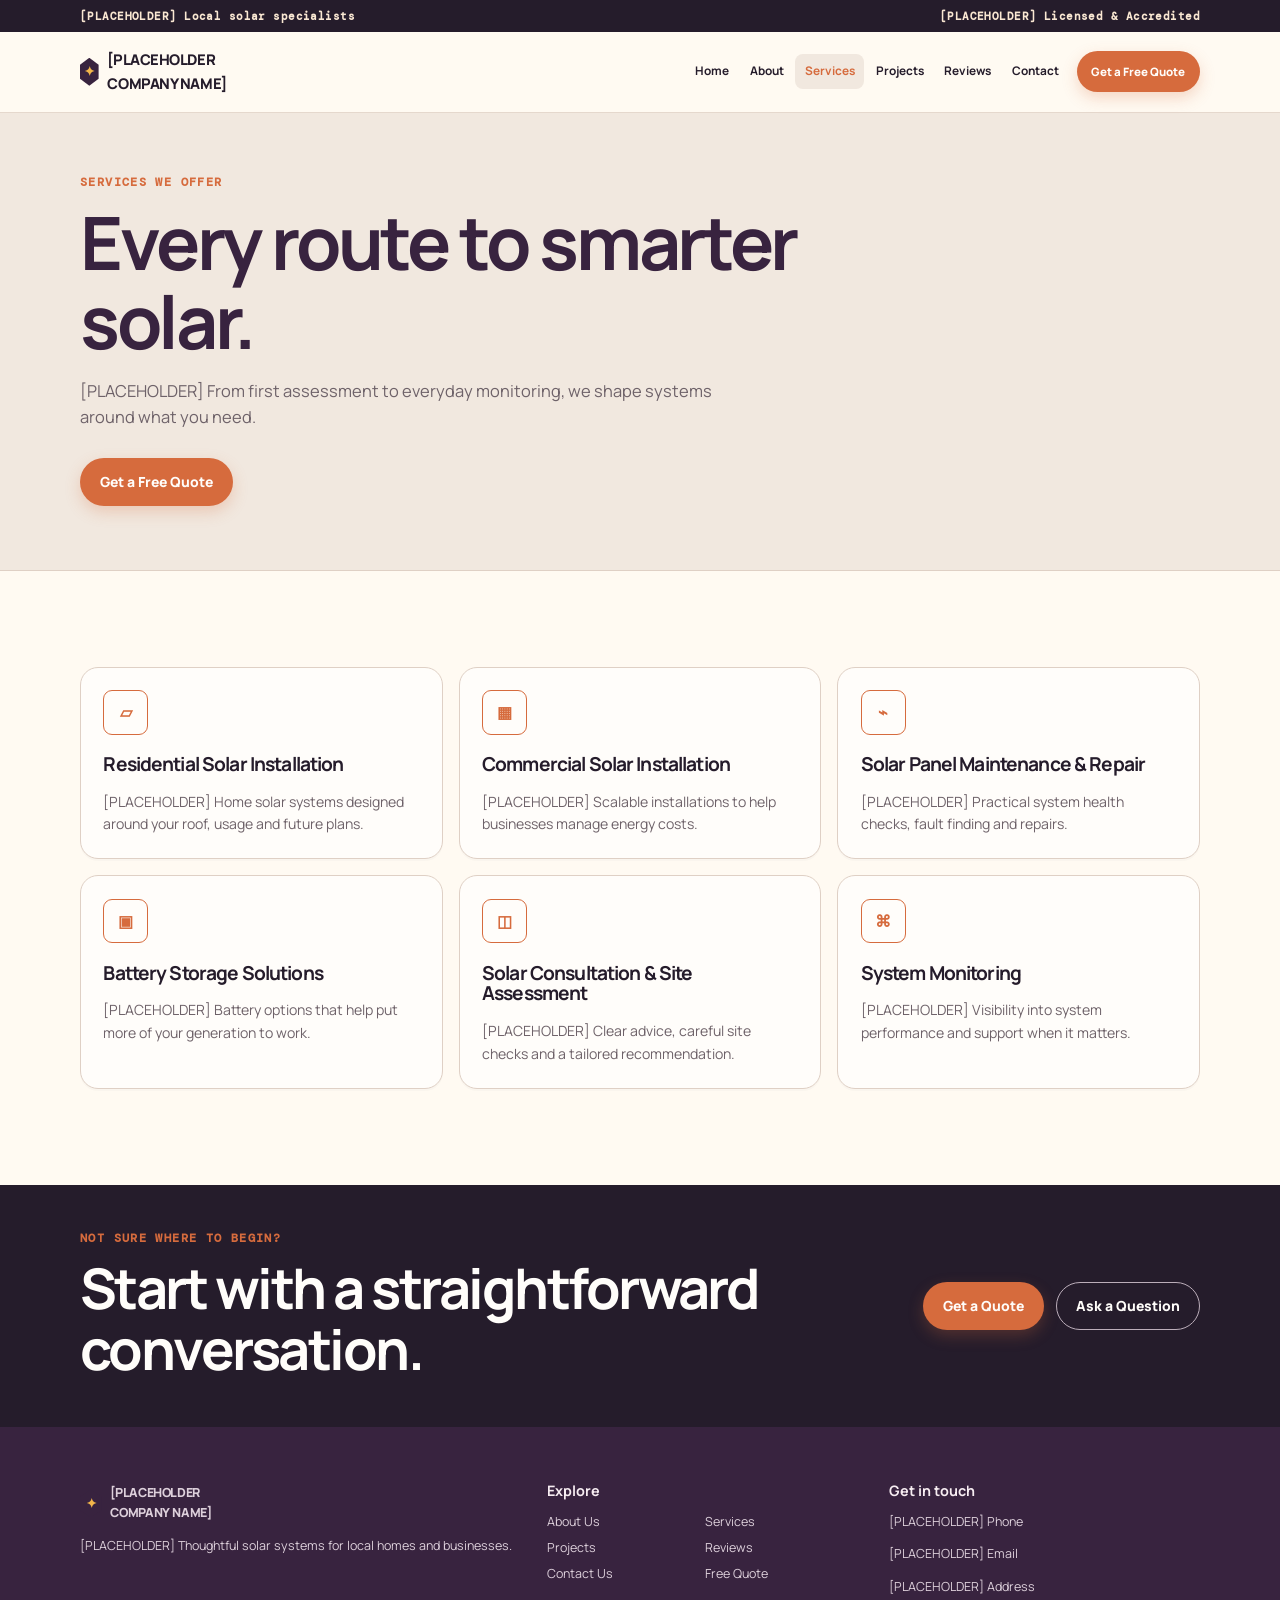
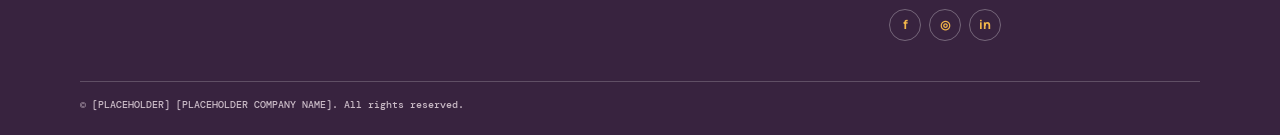
<file: services.html>
<!doctype html><html lang="en"><head><meta charset="utf-8"><meta name="viewport" content="width=device-width,initial-scale=1"><title>Services | [PLACEHOLDER COMPANY NAME]</title><link rel="stylesheet" href="css/styles.css"></head><body><div class="site-shell"><div class="topline"><div class="container"><span>[PLACEHOLDER] Local solar specialists</span><span>[PLACEHOLDER] Licensed &amp; Accredited</span></div></div><header class="header"><div class="container header-row"><a class="logo" href="index.html"><span class="logo-mark">✦</span>[PLACEHOLDER COMPANY NAME]</a><button class="nav-toggle" aria-label="Open navigation" aria-expanded="false">MENU</button><nav class="nav" aria-label="Main navigation"><a href="index.html">Home</a><a href="about.html">About</a><a class="active" href="services.html">Services</a><a href="projects.html">Projects</a><a href="reviews.html">Reviews</a><a href="contact.html">Contact</a><a class="btn btn-primary" href="contact.html">Get a Free Quote</a></nav></div></header><main><section class="page-hero"><div class="container"><p class="eyebrow">Services we offer</p><h1>Every route to smarter solar.</h1><p class="lead">[PLACEHOLDER] From first assessment to everyday monitoring, we shape systems around what you need.</p><a class="btn btn-primary" href="contact.html">Get a Free Quote</a></div></section><section class="section"><div class="container"><div class="card-grid services-full"><article class="card"><div class="service-icon">▱</div><h3>Residential Solar Installation</h3><p>[PLACEHOLDER] Home solar systems designed around your roof, usage and future plans.</p></article><article class="card"><div class="service-icon">▦</div><h3>Commercial Solar Installation</h3><p>[PLACEHOLDER] Scalable installations to help businesses manage energy costs.</p></article><article class="card"><div class="service-icon">⌁</div><h3>Solar Panel Maintenance &amp; Repair</h3><p>[PLACEHOLDER] Practical system health checks, fault finding and repairs.</p></article><article class="card"><div class="service-icon">▣</div><h3>Battery Storage Solutions</h3><p>[PLACEHOLDER] Battery options that help put more of your generation to work.</p></article><article class="card"><div class="service-icon">◫</div><h3>Solar Consultation &amp; Site Assessment</h3><p>[PLACEHOLDER] Clear advice, careful site checks and a tailored recommendation.</p></article><article class="card"><div class="service-icon">⌘</div><h3>System Monitoring</h3><p>[PLACEHOLDER] Visibility into system performance and support when it matters.</p></article></div></div></section><section class="cta-band"><div class="container"><div><p class="eyebrow">Not sure where to begin?</p><h2>Start with a straightforward conversation.</h2></div><div class="cta-actions"><a class="btn btn-primary" href="contact.html">Get a Quote</a><a class="btn btn-secondary" href="contact.html">Ask a Question</a></div></div></section></main><footer class="footer"><div class="container footer-grid"><div><a class="logo" href="index.html"><span class="logo-mark">✦</span>[PLACEHOLDER COMPANY NAME]</a><p>[PLACEHOLDER] Thoughtful solar systems for local homes and businesses.</p></div><div><h3>Explore</h3><div class="footer-links"><a href="about.html">About Us</a><a href="services.html">Services</a><a href="projects.html">Projects</a><a href="reviews.html">Reviews</a><a href="contact.html">Contact Us</a><a href="contact.html">Free Quote</a></div></div><div><h3>Get in touch</h3><p>[PLACEHOLDER] Phone</p><p>[PLACEHOLDER] Email</p><p>[PLACEHOLDER] Address</p><div class="socials"><a href="#" aria-label="Facebook">f</a><a href="#" aria-label="Instagram">◎</a><a href="#" aria-label="LinkedIn">in</a></div></div></div><div class="container footer-bottom">© [PLACEHOLDER] [PLACEHOLDER COMPANY NAME]. All rights reserved.</div></footer></div><script src="js/script.js"></script></body></html>
</file>
<file: css/styles.css>
@import url('https://fonts.googleapis.com/css2?family=DM+Mono&family=Manrope:wght@400;500;600;700;800&display=swap');

:root{--ink:#251c2b;--plum:#38233f;--plum-2:#4f3155;--copper:#d66b3d;--amber:#f2b64a;--paper:#fffaf2;--mist:#f1e8df;--line:#dfd0c5;--muted:#6e6269;--white:#fffdfa;--radius:18px;--shadow:0 14px 36px rgba(37,28,43,.10)}
*{box-sizing:border-box}html{scroll-behavior:smooth}body{margin:0;background:var(--paper);color:var(--ink);font-family:Manrope,Arial,sans-serif;line-height:1.6}.site-shell{overflow:hidden}a{color:inherit;text-decoration:none}img{max-width:100%}.container{width:min(1120px,calc(100% - 2rem));margin:auto}.eyebrow{font:700 .72rem/1 "DM Mono",monospace;letter-spacing:.12em;text-transform:uppercase;color:var(--copper);margin:0 0 .9rem}.section{padding:4.5rem 0}.section-tint{background:var(--mist)}h1,h2,h3{line-height:1.08;letter-spacing:-.045em;margin:0 0 1rem}h1{font-size:clamp(2.65rem,9vw,5.6rem);max-width:850px}h2{font-size:clamp(2rem,5vw,3.5rem)}h3{font-size:1.2rem}.lead{font-size:1.03rem;color:var(--muted);max-width:640px;margin:0 0 1.7rem}.text-link{font-weight:800;color:var(--plum);display:inline-flex;gap:.45rem;align-items:center}.text-link::after{content:'→';color:var(--copper)}.btn{display:inline-flex;align-items:center;justify-content:center;min-height:3rem;padding:.75rem 1.2rem;border-radius:999px;font-size:.87rem;font-weight:800;transition:.2s transform,.2s background,.2s color;border:1px solid transparent;cursor:pointer}.btn:hover{transform:translateY(-2px)}.btn-primary{background:var(--copper);color:var(--white);box-shadow:0 6px 15px rgba(214,107,61,.25)}.btn-primary:hover{background:#bc5630}.btn-secondary{background:transparent;color:var(--plum);border-color:var(--plum)}.btn-secondary:hover{background:var(--plum);color:var(--white)}
.topline{background:var(--ink);color:#f9e7d2;font:600 .68rem/1.3 "DM Mono",monospace;padding:.55rem 0;letter-spacing:.04em}.topline .container{display:flex;justify-content:space-between;gap:.5rem}.header{position:sticky;top:0;z-index:20;background:rgba(255,250,242,.94);backdrop-filter:blur(12px);border-bottom:1px solid rgba(223,208,197,.8)}.header-row{min-height:4.6rem;display:flex;align-items:center;justify-content:space-between;gap:1rem}.logo{display:flex;align-items:center;gap:.55rem;font-size:.92rem;font-weight:800;letter-spacing:-.03em;max-width:180px}.logo-mark{display:grid;place-items:center;width:1.75rem;height:1.75rem;background:var(--plum);color:var(--amber);clip-path:polygon(50% 0,100% 25%,100% 75%,50% 100%,0 75%,0 25%);font-size:.8rem}.nav-toggle{border:0;background:none;font:800 .78rem "DM Mono",monospace;color:var(--plum);padding:.5rem}.nav{position:absolute;top:100%;left:0;right:0;display:none;background:var(--paper);padding:1rem;border-bottom:1px solid var(--line)}.nav.open{display:grid;gap:.2rem}.nav a:not(.btn){padding:.7rem .75rem;border-radius:8px;font-size:.86rem;font-weight:700}.nav a.active,.nav a:not(.btn):hover{background:var(--mist);color:var(--copper)}.nav .btn{margin-top:.5rem}
.hero{position:relative;background:var(--plum);color:var(--white);padding:5.5rem 0 5rem}.hero:after{content:'';position:absolute;width:540px;height:540px;border:1px solid rgba(242,182,74,.28);border-radius:50%;right:-250px;top:-250px;box-shadow:0 0 0 55px rgba(242,182,74,.05),0 0 0 110px rgba(242,182,74,.04)}.hero .container{position:relative;z-index:1}.hero .eyebrow{color:var(--amber)}.hero .lead{color:#e7dfe5}.hero .btn-primary{background:var(--amber);color:var(--ink);box-shadow:none}.hero .btn-primary:hover{background:#ffd47e}.credential{font:700 .68rem/1.4 "DM Mono",monospace;letter-spacing:.03em;display:inline-flex;align-items:center;gap:.6rem;margin-top:1.8rem;color:#f0d6b2}.credential:before{content:'◆';color:var(--amber)}
.trust-row{position:relative;margin-top:-1px;background:var(--amber);color:var(--ink)}.trust-grid{display:grid;grid-template-columns:1fr;gap:1px;background:rgba(37,28,43,.16)}.trust-item{background:var(--amber);padding:1.25rem;display:flex;gap:.85rem;align-items:center}.geo-icon{flex:none;display:grid;place-items:center;width:2.5rem;height:2.5rem;background:var(--ink);color:var(--amber);border-radius:8px;font-weight:800}.trust-item strong{display:block;font-size:.86rem}.trust-item span{font-size:.7rem;color:#5f3d2a}.section-heading{display:flex;align-items:end;justify-content:space-between;gap:1rem;margin-bottom:2rem}.section-heading p{margin:0;color:var(--muted);max-width:450px}.card-grid{display:grid;grid-template-columns:1fr;gap:1rem}.card{background:var(--white);border:1px solid var(--line);border-radius:var(--radius);padding:1.4rem;box-shadow:0 2px 0 rgba(37,28,43,.02)}.card:hover{box-shadow:var(--shadow)}.service-icon{display:grid;place-items:center;width:2.8rem;height:2.8rem;border:1px solid var(--copper);border-radius:9px;margin-bottom:1.2rem;color:var(--copper);font:800 1rem "DM Mono",monospace}.card p{color:var(--muted);font-size:.88rem;margin:0}.card .text-link{margin-top:1rem;font-size:.81rem}.project-grid{display:grid;grid-template-columns:1fr 1fr;gap:.75rem}.project-card{display:block}.placeholder-image{position:relative;aspect-ratio:1/1;background:linear-gradient(135deg,#d9c7bd,#b38d80);border-radius:14px;overflow:hidden}.placeholder-image:after{content:'[PLACEHOLDER IMAGE]';position:absolute;inset:auto 0 1rem;text-align:center;color:rgba(255,255,255,.9);font:700 .6rem "DM Mono",monospace;letter-spacing:.08em}.placeholder-image:before{content:'';position:absolute;width:75%;height:40%;border:1px solid rgba(255,255,255,.55);transform:rotate(-28deg);top:30%;left:13%;background:repeating-linear-gradient(90deg,transparent 0 17%,rgba(255,255,255,.32) 18% 19%,transparent 20% 38%)}.project-card:nth-child(2n) .placeholder-image{background:linear-gradient(135deg,#5c4664,#97747a)}.project-card:nth-child(3n) .placeholder-image{background:linear-gradient(135deg,#bf6f4a,#f1b557)}.project-caption{padding:.65rem .15rem;font-size:.72rem;font-weight:800}.project-caption span{display:block;color:var(--muted);font-weight:500;font-size:.68rem}.review-card{position:relative;padding:1.5rem}.stars{color:var(--copper);letter-spacing:.12em;font-size:.95rem;margin-bottom:1rem}.quote{font-size:.98rem;line-height:1.65;margin:0 0 1rem}.reviewer{font:700 .68rem "DM Mono",monospace;color:var(--muted)}.cta-band{background:var(--ink);color:var(--white);padding:3rem 0}.cta-band .container{display:grid;gap:1.4rem}.cta-band h2{margin:0}.cta-actions{display:flex;flex-wrap:wrap;gap:.7rem;align-items:center}.cta-band .btn-secondary{color:var(--white);border-color:#bcaeba}.footer{background:var(--plum);color:#f7edf2;padding:3.5rem 0 1.5rem}.footer-grid{display:grid;gap:2rem}.footer h3{font-size:.9rem;letter-spacing:0;margin-bottom:.8rem}.footer p,.footer a{font-size:.78rem;color:#ddd0db}.footer-links{display:grid;grid-template-columns:1fr 1fr;gap:.4rem}.socials{display:flex;gap:.5rem}.socials a{display:grid;place-items:center;width:2rem;height:2rem;border:1px solid rgba(255,255,255,.3);border-radius:50%;font-weight:800;color:var(--amber)}.footer-bottom{margin-top:2.5rem;padding-top:1rem;border-top:1px solid rgba(255,255,255,.2);font:500 .65rem "DM Mono",monospace;color:#c9bac6}
.page-hero{padding:4rem 0;background:var(--mist);border-bottom:1px solid var(--line)}.page-hero h1{font-size:clamp(2.4rem,7vw,4.6rem);color:var(--plum)}.page-hero .credential{color:var(--plum);margin-top:.5rem}.split{display:grid;gap:2rem}.story-block{padding:1.5rem;background:var(--plum);color:var(--white);border-radius:var(--radius)}.story-block p{color:#e6dbe4}.mission{border-left:4px solid var(--copper);padding:1rem 0 1rem 1.2rem;margin:1.5rem 0;font-size:1.1rem}.team-card{text-align:center}.team-photo{margin:0 auto 1.1rem;width:7rem;border-radius:50%;aspect-ratio:1;background:var(--mist);border:1px solid var(--line);display:grid;place-items:center;font:700 .55rem "DM Mono",monospace;color:var(--muted)}.team-card small{color:var(--muted)}.gallery{display:grid;grid-template-columns:1fr 1fr;gap:1rem}.gallery .placeholder-image{border-radius:var(--radius)}.gallery-item:nth-child(3n+1){grid-column:span 2}.gallery-item:nth-child(3n+1) .placeholder-image{aspect-ratio:16/9}.form-wrap{background:var(--white);border:1px solid var(--line);border-radius:var(--radius);padding:1.4rem}.field{margin-bottom:1rem}.field label{display:block;font-size:.78rem;font-weight:800;margin-bottom:.35rem}.field input,.field textarea{font:inherit;font-size:.9rem;width:100%;padding:.8rem;border:1px solid var(--line);border-radius:8px;background:var(--paper);color:var(--ink)}.field input:focus,.field textarea:focus{outline:2px solid var(--amber);border-color:var(--amber)}.field textarea{min-height:130px;resize:vertical}.error{color:#aa3b32;font-size:.72rem;display:block;margin-top:.25rem;min-height:1rem}.map-placeholder{min-height:260px;border-radius:var(--radius);background:linear-gradient(135deg,#d9c4b9,#e3c486);display:grid;place-items:center;text-align:center;padding:2rem;color:var(--plum);font:700 .72rem "DM Mono",monospace;letter-spacing:.05em}.contact-details{display:grid;gap:1rem}.contact-detail{padding-bottom:1rem;border-bottom:1px solid var(--line)}.contact-detail strong{display:block;font-size:.75rem;text-transform:uppercase;letter-spacing:.08em;color:var(--copper)}
@media(min-width:680px){.card-grid{grid-template-columns:repeat(2,1fr)}.trust-grid{grid-template-columns:repeat(3,1fr)}.project-grid{grid-template-columns:repeat(4,1fr)}.gallery{grid-template-columns:repeat(3,1fr)}.gallery-item:nth-child(3n+1){grid-column:span 1}.gallery-item:nth-child(3n+1) .placeholder-image{aspect-ratio:1}.gallery-item:nth-child(5n+1){grid-column:span 2}.gallery-item:nth-child(5n+1) .placeholder-image{aspect-ratio:2/1}.footer-grid{grid-template-columns:1.4fr 1fr 1fr}.cta-band .container{grid-template-columns:1fr auto;align-items:center}.split{grid-template-columns:1fr 1fr}.contact-layout{grid-template-columns:1.1fr .9fr}}
@media(min-width:920px){.nav-toggle{display:none}.nav{position:static;display:flex;align-items:center;gap:.1rem;padding:0;background:transparent;border:0}.nav a:not(.btn){padding:.5rem .6rem;font-size:.74rem}.nav .btn{margin:0 0 0 .4rem;min-height:2.55rem;padding:.6rem .85rem;font-size:.72rem}.header-row{min-height:5rem}.section{padding:6rem 0}.hero{padding:7.5rem 0 7rem}.card-grid.services-full{grid-template-columns:repeat(3,1fr)}.reviews-grid{grid-template-columns:repeat(3,1fr)}.team-grid{grid-template-columns:repeat(4,1fr)}.form-wrap{padding:2rem}}
</file>
